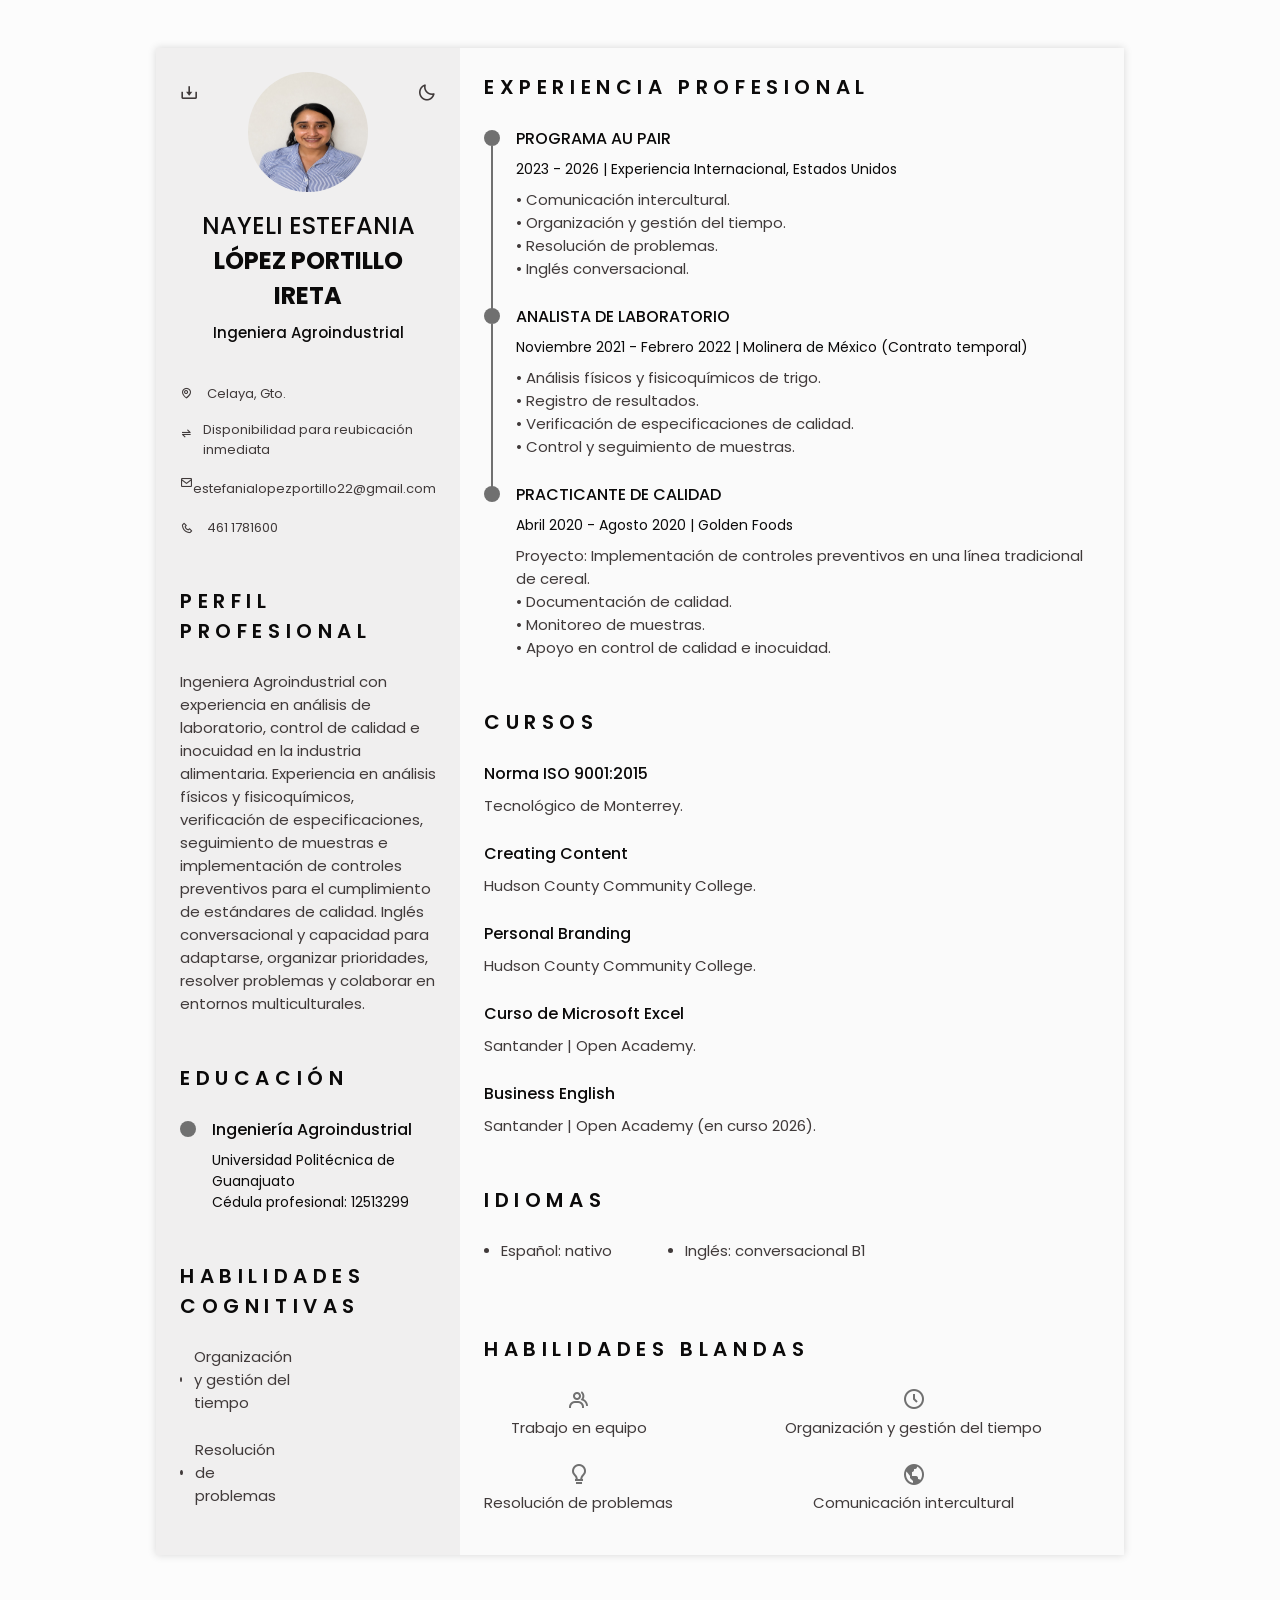
<file: index.html>
<!DOCTYPE html>
<html lang="es">
<head>
    <meta charset="UTF-8">
    <meta name="viewport" content="width=device-width, initial-scale=1.0">

    <!-- BOX ICONS -->
    <link rel="stylesheet" href="https://cdn.jsdelivr.net/npm/boxicons@latest/css/boxicons.min.css">

    <!-- CSS -->
    <link rel="stylesheet" href="assets/cs/style.css">

    <!-- Favicon -->
    <link rel="icon" href="assets/img/CV.jpeg"  type="image/jpg">

    <title>NAYELI LÓPEZ</title>
</head>
<body>
    <!-- HEADER -->
    <header class="l-header" id="header">
        <nav class="nav bd-container">
            <a href="#" class="nav_logo">NAYELI LÓPEZ</a>
            <div class="nav_menu" id="nav-menu">
                <ul class="nav_list">
                    <li class="nav_item">
                        <a href="#home" class="nav_link active-link">
                            <i class='bx bx-home nav_icon'></i>Inicio
                        </a>
                    </li>
                    <li class="nav_item">
                        <a href="#profile" class="nav_link">
                            <i class='bx bx-user nav_icon'></i>Perfil
                        </a>
                    </li>
                    <li class="nav_item">
                        <a href="#education" class="nav_link">
                            <i class='bx bx-book nav_icon'></i>Educación
                        </a>
                    </li>
                    <li class="nav_item">
                        <a href="#skills" class="nav_link">
                            <i class='bx bx-receipt nav_icon'></i>Habilidades
                        </a>
                    </li>
                    <li class="nav_item">
                        <a href="#experience" class="nav_link">
                            <i class='bx bx-briefcase-alt nav_icon'></i>Experiencia
                        </a>
                    </li>
                    <li class="nav_item">
                        <a href="#certificate" class="nav_link">
                            <i class='bx bx-award nav_icon'></i>Cursos
                        </a>
                    </li>
                </ul>
            </div>
            <div class="nav_toggle" id="nav-toggle">
                <i class='bx bx-grid-alt'></i>
            </div>
        </nav>
    </header>

    <main class="l-main bd-container">
        <!-- All elements within this div, is generated in PDF -->
        <div class="resume" id="area-cv">
            <div class="resume__left">
                <!-- HOME -->
                <section class="home" id="home">
                    <div class="home_containter section bd-grid">
                        <div class="home_data bd-grid">
                            <img src="assets/img/CV.jpeg" alt="" class="home_img center">
                            <h1 class="home_title">NAYELI ESTEFANIA <b>LÓPEZ PORTILLO IRETA</b></h1>
                            <h3 class="home_profession">Ingeniera Agroindustrial</h3>
                            <!-- Button to generate and download the pdf. Available for desktop. -->
                            <div>
                                <a download="" href="assets/pdf/CV_Nayeli_Lopez_Portillo_Ireta.pdf" class="home_button-movil">Descargar</a>
                            </div>
                        </div>
                        <div class="home_address bd-grid">
                            <span class="home_information">
                                <i class="bx bx-map"> &nbsp; </i> Celaya, Gto.
                            </span>
                            <span class="home_information">
                                <i class="bx bx-transfer-alt"> &nbsp; </i> Disponibilidad para reubicación inmediata
                            </span>
                            <span class="home_information">
                                <i class="bx bx-envelope"> &nbsp; </i> estefanialopezportillo22@gmail.com
                            </span>
                            <span class="home_information">
                                <i class="bx bx-phone"> &nbsp; </i> 461 1781600
                            </span>
                        </div>
                    </div>
                    
                    <!-- Theme change button -->
                    <i class="bx bx-moon change-theme" title="Theme" id="theme-button"></i>
                    <!-- Button to generate and download the pdf. Available for desktop -->
                    <i class="bx bx-download generate-pdf" title="Generate PDF" id="resume-button"></i>
                </section>          
                
                <!-- PROFILE -->
                <section class="profile section" id="profile">
                    <h2 class="section-title">Perfil Profesional</h2>
                    <p class="profile_description">
                        Ingeniera Agroindustrial con experiencia en análisis de laboratorio, control de calidad e inocuidad en la industria alimentaria. Experiencia en análisis físicos y fisicoquímicos, verificación de especificaciones, seguimiento de muestras e implementación de controles preventivos para el cumplimiento de estándares de calidad. Inglés conversacional y capacidad para adaptarse, organizar prioridades, resolver problemas y colaborar en entornos multiculturales.
                    </p>
                </section>
                
                <!-- EDUCATION -->
                <section class="education section" id="education">
                    <h2 class="section-title">Educación</h2>
                    <div class="education_container bd-grid">
                        <div class="education_content">
                            <div class="education_time">
                                <span class="education_rounder"></span>
                            </div>
                            <div class="education_data bd-grid">
                                <h3 class="education_title">Ingeniería Agroindustrial</h3>
                                <span class="education_studies">Universidad Politécnica de Guanajuato<br>Cédula profesional: 12513299</span>
                            </div>
                        </div>
                    </div>
                </section>
                <!-- SKILLS  -->
                <section class="skills section" id="skills">
                    <h2 class="section-title">Habilidades Cognitivas</h2>
                    <div class="skills_content bd-grid">
                        <ul class="skills_data">
                            <li class="skills_name">
                                <span class="skills_circle"></span> Organización y gestión del tiempo
                            </li>
                            <li class="skills_name">
                                <span class="skills_circle"></span> Resolución de problemas
                            </li>
                        </ul>
                    </div>
                </section>
            </div>
            <div class="resume__right">
                <!-- EXPERIENCE -->
                <section class="experience section" id="experience">
                    <h2 class="section-title">Experiencia Profesional</h2>
                    <div class="experience_container bd-grid">
<div class="experience_content"><div class="experience_time"><span class="experience_rounder"></span><span class="experience_line"></span></div><div class="experience_data bd-grid"><h3 class="experience_title">PROGRAMA AU PAIR</h3><span class="experience_company">2023 - 2026 | Experiencia Internacional, Estados Unidos</span><p class="experience_description">• Comunicación intercultural.<br>• Organización y gestión del tiempo.<br>• Resolución de problemas.<br>• Inglés conversacional.</p></div></div>
<div class="experience_content"><div class="experience_time"><span class="experience_rounder"></span><span class="experience_line"></span></div><div class="experience_data bd-grid"><h3 class="experience_title">ANALISTA DE LABORATORIO</h3><span class="experience_company">Noviembre 2021 - Febrero 2022 | Molinera de México (Contrato temporal)</span><p class="experience_description">• Análisis físicos y fisicoquímicos de trigo.<br>• Registro de resultados.<br>• Verificación de especificaciones de calidad.<br>• Control y seguimiento de muestras.</p></div></div>
<div class="experience_content"><div class="experience_time"><span class="experience_rounder"></span></div><div class="experience_data bd-grid"><h3 class="experience_title">PRACTICANTE DE CALIDAD</h3><span class="experience_company">Abril 2020 - Agosto 2020 | Golden Foods</span><p class="experience_description">Proyecto: Implementación de controles preventivos en una línea tradicional de cereal.<br>• Documentación de calidad.<br>• Monitoreo de muestras.<br>• Apoyo en control de calidad e inocuidad.</p></div></div>
</div>
                </section>
                <!-- CURSOS -->
                <section class="certificate section" id="certificate">
                    <h2 class="section-title">Cursos</h2>
                    <div class="certificate_container bd-grid">
                        <div class="certificate_content">
                            <h3 class="certificate_title">Norma ISO 9001:2015</h3>
                            <p class="certificate_description">
                                Tecnológico de Monterrey.
                            </p>
                        </div>
                        <div class="certificate_content">
                            <h3 class="certificate_title">Creating Content</h3>
                            <p class="certificate_description">
                                Hudson County Community College.
                            </p>
                        </div>
                        <div class="certificate_content">
                            <h3 class="certificate_title">Personal Branding</h3>
                            <p class="certificate_description">
                                Hudson County Community College.
                            </p>
                        </div>
                        <div class="certificate_content">
                            <h3 class="certificate_title">Curso de Microsoft Excel</h3>
                            <p class="certificate_description">
                                Santander | Open Academy.
                            </p>
                        </div>
                        <div class="certificate_content">
                            <h3 class="certificate_title">Business English</h3>
                            <p class="certificate_description">
                                Santander | Open Academy (en curso 2026).
                            </p>
                        </div>
                    </div>
                </section>
                <!-- LANGUAGES -->
                <section class="languages section">
                    <h2 class="section-title">Idiomas</h2>
                    <div class="languages_container">
                        <ul class="languages_content bd-grid">
                            <li class="languages_name">
                                <span class="languages_circle"></span> Español: nativo
                            </li>
                            <li class="languages_name">
                                <span class="languages_circle"></span> Inglés: conversacional B1
                            </li>
                        </ul>
                    </div>
                </section>
                
                <!-- INTERESTS -->
                <section class="interests section">
                    <h2 class="section-title"> Habilidades Blandas</h2>
                    <div class="interests_container bd-grid">
                        <div class="interests_content">
                            <i class='bx bx-group interests_icon'></i>
                            <span class="interests_name">Trabajo en equipo</span>
                        </div><br><br>
                        <div class="interests_content">
                            <i class='bx bx-time-five interests_icon' ></i>
                            <span class="interests_name">Organización y gestión del tiempo</span>
                        </div><br><br>
                        <div class="interests_content">
                            <i class="bx bx-bulb interests_icon"></i>
                            <span class="interests_name">Resolución de problemas</span>
                        </div><br><br>
                        <div class="interests_content">
                            <i class="bx bx-world interests_icon "></i>
                            <span class="interests_name">Comunicación intercultural</span>
                        </div>
                    </div>
                </section>
            </div>
        </div>        
    </main> 

    <!-- SCROLL TOP -->
        <a href="#" class="scrolltop" id="scrolltop">
            <i class="bx bx-up-arrow-alt scrolltop_icon"></i>
        </a>

    <!-- HTML2PDF -->
    <script src="assets/js/html2pdf.bundle.min.js"></script>
    
    <!-- MAIN JS -->
    <script src="assets/js/main.js"></script>
</body>
</html>
</file>
<file: assets/cs/style.css>
/* GOOGLE FONTS */
@import url('https://fonts.googleapis.com/css2?family=Poppins:wght@400;500;600&display=swap');

/* VARIABLES CSS */
:root {
  --header-height: 3rem;

  /* Colors */
  --title-color: #0b0a0a;
  --text-color: #403a3a;
  --text-color-light: #707070;
  --container-color: #fafafa;
  --container-color-alt: #f0efef;
  --body-color: #fcfcfc;

  /* Font and typography */
  --body-font: 'Poppins', sans-serif;
  --h1-font-size: 1.5rem;
  --h2-font-size: 1.25rem;
  --h3-font-size: 1rem;
  --normal-font-size: 0.938rem;
  --small-font-size: 0.875rem;
  --smaller-font-size: 0.813rem;

  /* Font weight */
  --font-medium: 500;
  --font-semi-bold: 600;

  /* Margins */
  --mb-1: 0.5rem;
  --mb-2: 1rem;
  --mb-3: 1.5rem;

  /* z index */
  --z-tooltip: 10;
  --z-fixed: 100;
}

/* BASE */
*,
::before,
::after {
  box-sizing: border-box;
}

html {
  scroll-behavior: smooth;
}

/* Variables Dark theme */
body.dark-theme{
  --title-color: #F2F2F2;
  --text-color: #BFBFBF;
  --container-color: #212121;
  --container-color-alt: #181616;
  --body-color: #2B2B2B;
}


/* Button Dark/Light */
.change-theme{
  position: absolute;
  right: 0;
  top: 2.2rem;
  display: flex;
  color: var(--text-color);
  font-size: 1.2rem;
  cursor: pointer;
}

.change-theme:hover{
  color: var(--text-color);
}
/* Font size variables to scale cv */
body.scale-cv{
  --h1-font-size: .938rem;
  --h2-font-size: .938rem;
  --h3-font-size: .875rem;
  --normal-font-size: 0.813rem;
  --small-font-size: 0.75rem;
  --smaller-font-size: 0.688rem;
}
/* Generate PDF button */
.generate-pdf{
  display: none;
  position: absolute;
  top: 2.2rem;
  left: 0;
  font-size: 1.2rem;
  color: var(--text-color);
  cursor: pointer;
}

.generate-pdf:hover{
  color: var(--title-color);
}
/* Classes modified to reduce size and print on A4 sheet */
.scale-cv .change-theme,
.scale-cv .generate-pdf{
  display: none;
}

.scale-cv .bd-container{
  max-width: 700px;
}

.scale-cv .section{
  padding: 1.5rem 0 .80rem;
}

.scale-cv .section-title{
  margin-bottom: .75rem;
}

.scale-cv .resume_left,
.scale-cv .resume_right{
  padding: 0 1rem;
}

.scale-cv .home_img{
  width: 85px;
  height: 85px;
}

.scale-cv .home_container{
  gap: 1rem;
}

.scale-cv .home_data{
  gap: .10rem;
}

.scale-cv .profile_description {
  font-size: 12px;
}

.scale-cv .home_address,
.scale-cv .social_container{
  gap: .55rem;
}

.scale-cv .home_icon,
.scale-cv .social_icon,
.scale-cv .interests_icon{
  font-size: 1rem;
}

.scale-cv .education_container,
.scale-cv .experience_container,
.scale-cv .certificate_container{
  gap: 0;
}

.scale-cv .education_time,
.scale-cv .experience_time{
  padding-right: 1rem;
}

.scale-cv .education_rounder,
.scale-cv .experience_rounder{
  width: 11px;
  height: 11px;
  margin-top: .2rem;
}

.scale-cv .education_line{
  width: 1px;
  height: 70px;
  transform: translate(5px, 0);
}

.scale-cv .education_title,
.scale-cv .education_studies{
  font-size: 12px;
}

.scale-cv .experience_line{
  width: 1px;
  height: 130px;
  transform: translate(5px, 0);
}

.scale-cv .education_data,
.scale-cv .experience_data{
  gap: .20rem;
  font-size: 12px;
}


.scale-cv .skills_name{
  margin-bottom: var(--mb-1);
  font-size: 13px;
}

.scale-cv .interests_container{
  column-gap: 1.5rem;
  font-size: 10px;
}

body {
  margin: 0 0 var(--header-height) 0;
  padding: 0;
  font-family: var(--body-font);
  font-size: var(--normal-font-size);
  background-color: var(--body-color);
  color: var(--text-color);
}

h1,
h2,
h3,
ul,
p {
  margin: 0;
}

h1,
h2,
h3 {
  color: var(--title-color);
  font-weight: var(--font-medium);
}

ul {
  padding: 0;
  list-style: none;
}

a {
  text-decoration: none;
}

img {
  max-width: 100%;
  height: auto;
}

/* CLASS CSS */
.section {
  padding: 1.5rem 0;
}

.section-title {
  font-size: var(--h2-font-size);
  color: var(--title-color);
  font-weight: var(--font-semi-bold);
  text-transform: uppercase;
  letter-spacing: 0.35rem;
  text-align: center;
  margin-bottom: var(--mb-3);
}

/* LAYOUT */
.bd-container {
  max-width: 968px;
  width: calc(100% - 3rem);
  margin-left: var(--mb-3);
  margin-right: var(--mb-3);
}

.bd-grid {
  display: grid;
  gap: 1.5rem;
}

.l-header {
  width: 100%;
  position: fixed;
  bottom: 0;
  left: 0;
  z-index: var(--z-fixed);
  background-color: var(--body-color);
  box-shadow: 0 -1px 4px rgba(0, 0, 0, 0.1);
  transition: 0.3s;
}

/* NAV */
.nav {
  height: var(--header-height);
  display: flex;
  justify-content: space-between;
  align-items: center;
}

@media screen and (max-width: 968px) {
  .nav_menu {
    position: fixed;
    bottom: -100%;
    left: 0;
    width: 100%;
    padding: 2rem 1.5rem;
    background-color: var(--body-color);
    box-shadow: 0 1px 4px rgba(0, 0, 0, .1);
    border-radius: 1rem 1rem 0 0;
    z-index: var(--z-fixed);
    transition: 0.3s;
  }

.nav_logo, .nav_toggle {
  color: var(--title-color);
  font-weight: var(--font-medium);
}

.nav_toggle{
  font-size: 1.2rem;
  cursor: pointer;
}

.nav_item {
  text-align: center;
}

.nav_list {
  display: grid;
  grid-template-columns: repeat(3, 1fr);
  gap: 2rem;
}

.nav_link{
  display: flex;
  flex-direction: column;
  font-size: var(--smaller-font-size);
  color: var(--text-color-light);
  font-weight: var(--font-medium);
}

.nav_link:hover{
  color: var(--title-color);
}

.nav_icon {
  font-size: 1.2rem;
  margin-bottom: var(--mb-1);
}

/* Show menu */
.show-menu{
  bottom: var(--header-height);
}

/* Active menu link */
.active-link{
  color: var(--title-color);
}
}
/* HOME */
.home{
  position: relative;
}
.home_container{
  gap: 3rem;
}

.home_data{
  gap: .5rem;
  text-align: center;
}

.home_img{
  width: 120px;
  height: 120px;
  margin: auto;
  border-radius: 50%;
  justify-content: center;
  margin-bottom: var(--mb-1);
}

.home_title {
  font-size: var(--h1-font-size);
}

.home_profession{
  font-size: var(--normal-font-size);
  margin-bottom: var(--mb-1);
}

.home_address{
  gap: 1rem;
}

.home_information{
  display: flex;
  align-items: center;
  font-size: var(--smaller-font-size);
}

.home_icon {
  font-size: 1.5rem;
  margin-right: .30rem;
}

.home_button-movil{
  display: inline-block;
  border: 2px solid var(--text-color);
  color: var(--title-color);
  padding: 1rem 2rem;
  border-radius: 25rem;
  transition: .3s;
  font-weight: var(--font-medium);
  margin-top: var(--mb-3);
}

.home_button-movil:hover{
  background-color: var(--text-color);
  color: var(--container-color);
}

/* SOCIAL */
.social_container{
  grid-template-columns: max-content;
  gap: 1rem;
}

.social_link{
  display: inline-flex;
  align-items: center;
  font-size: var(--small-font-size);
  color: var(--text-color);
}

.social_link:hover{
  color: var(--title-color);
}

.social_icon{
  font-size: 1.2rem;
  margin-right: .25rem;
}
/* PROFILE */
.profile_description{
  text-align: center;
}
/* EDUCATION AND EXPERIENCE */
.education_content,
.experience_content{
  display: flex;
}

.education_time,
.experience_time{
  padding-right: 1rem;
}

.education_rounder,
.experience_rounder{
  position: relative;
  display: block;
  width: 16px;
  height: 16px;
  background-color: var(--text-color-light);
  border-radius: 50%;
  margin-top: .25rem;
}

.education_line,
.experience_line{
  display: block;
  width: 2px;
  height: 110%;
  background-color: var(--text-color-light);
  transform: translate(7px, 0);
}

.education_data,
.experience_data{
  gap: .5rem;
}

.education_title,
.experience_title{
  font-size: var(--h3-font-size);
}

.education_studies,
.experience_company{
  font-size: var(--small-font-size);
  color: var(--title-color);
}

.education_year{
  font-size: var(--smaller-font-size);
}
/* SKILLS AND LANGUAGES */
.skills_content,
.languages_content{
  grid-template-columns: repeat(2, 1fr);
}

.languages_content{
  gap: 0;
}

.skills_name,
.languages_name{
  display: flex;
  align-items: center;
  margin-bottom: var(--mb-3);
}

.skills_circle,
.languages_circle{
  display: inline-block;
  width: 5px;
  height: 5px;
  background-color: var(--text-color);
  border-radius: 50%;
  margin-right: .75rem;
}
/* CERTIFICATES */
.certificate_title{
  font-size: var(--h3-font-size);
  margin-bottom: var(--mb-1);
}
/* REFERENCES */
.references_content{
  gap: .25rem;
}

.references_subtitle{
  color: var(--text-color-light);
}

.references_subtitle,
.references_contact{
  font-size: var(--smaller-font-size);
}
/* INTERESTS */
.interests_container{
  grid-template-columns: repeat(3, 1fr);
  margin-top: var(--mb-2);
}

.interests_content{
  display: flex;
  flex-direction: column;
  align-items: center;
}

.interests_icon{
  font-size: 1.5rem;
  color: var(--text-color-light);
  margin-bottom: .25rem;
}
/* Scroll top */
.scrolltop{
  position: fixed;
  right: 1rem;
  bottom: 5rem;
  display: flex;
  justify-content: center;
  align-items: center;
  padding: .3rem;
  background-color: var(--container-color-alt);
  border-radius: .4rem;
  z-index: var(--z-tooltip);
  transition: .4s;
  /* visibility: hidden; */
}

.scrolltop_icon{
  font-size: 1.2rem;
  color: var(--text-color);
}

.show-scroll{
  visibility: visible;
  bottom: 5rem;
}
/*========== MEDIA QUERIES ==========*/
/* For small devices, menu two columns */
@media screen and (max-width: 320px){
  .nav_list{
    grid-template-columns: repeat(2, 1fr);
    gap: 1rem .5rem;
  }
}


/* Classes modified for large screen size */
@media screen and (min-width: 968px){
  body{
    margin: 3rem 0;
  }

  .bd-container{
    margin: auto;
    margin-right: auto;
  }

  .l-header,
  .scrolltop{
    display: none;
  }

  .resume{
    display: grid;
    grid-template-columns: .5fr 1fr;
    background-color: var(--container-color);
    box-shadow: 0 0 8px rgba(13, 12, 12, .15);
  }

  .resume__left{
    background-color: var(--container-color-alt);
  }

  .resume__left,
  .resume__right{
    padding: 0 1.5rem;
  }

  .generate-pdf{
    display: inline-block;
  }

  .section-title,
  .profile_description{
    text-align: initial;
    gap: 0;
  }

  .home__container{
    gap: 1.5rem;
  }

  .home_button-movil{
    display: none;
  }

  .references_container{
    grid-template-columns: repeat(2, 1fr);
  }

  .languages_content{
    grid-template-columns: repeat(3, max-content);
    column-gap: 3.5rem;
  }

  .interests_container{
    grid-template-columns: repeat(4, max-content);
    column-gap: 3.5rem;
  }
}
</file>
